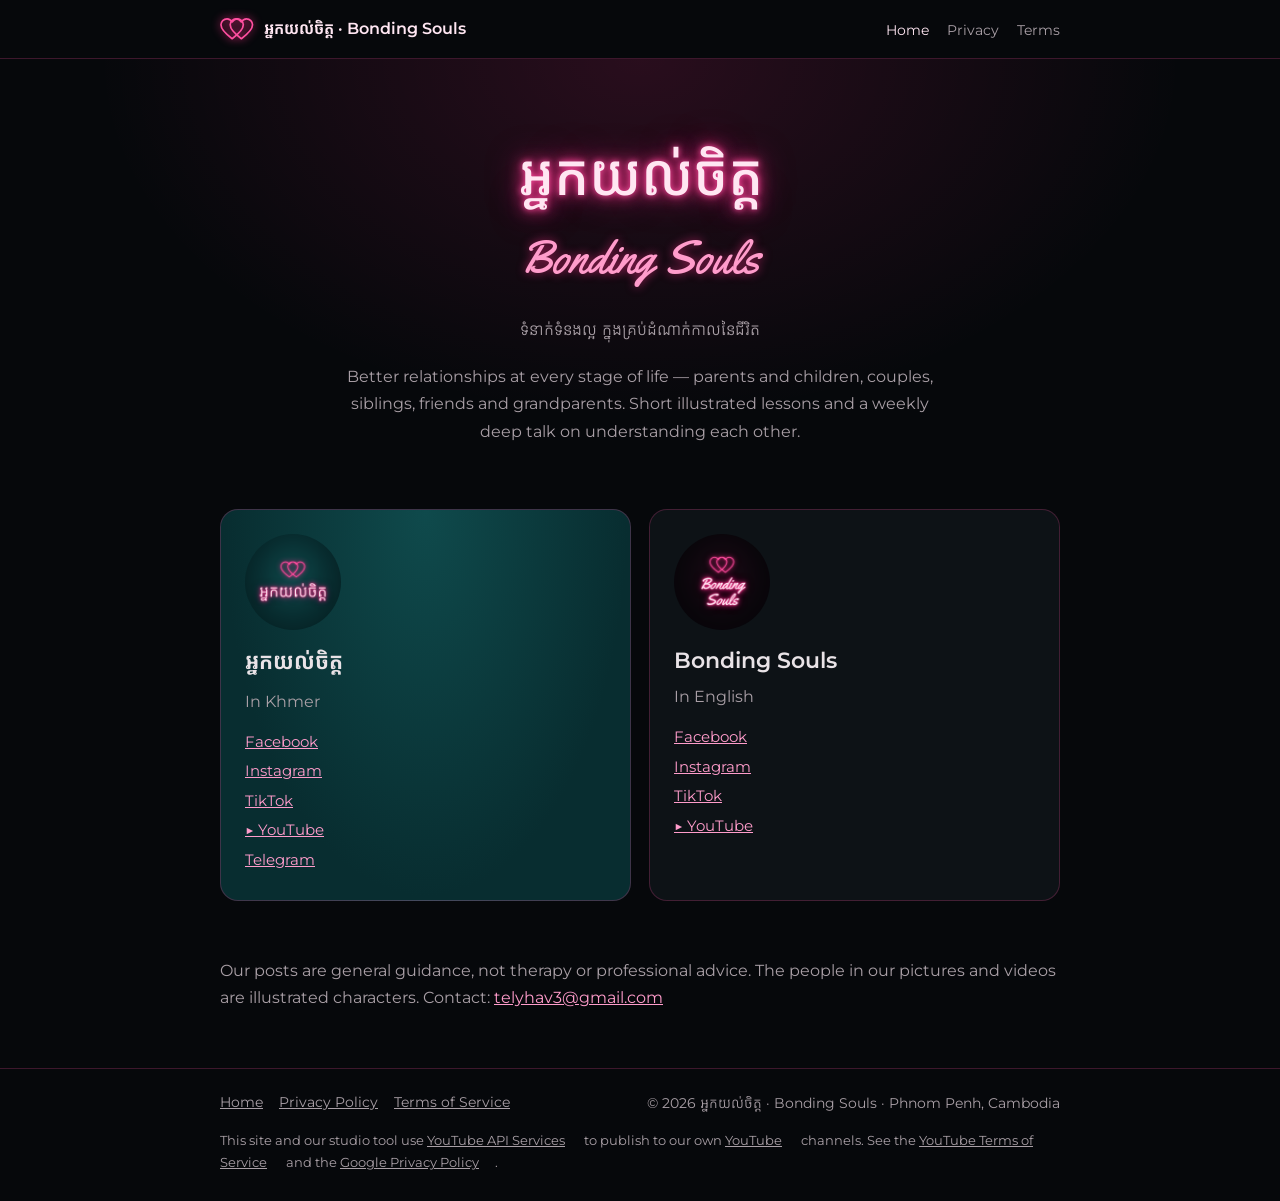
<file: index.html>
<!doctype html>
<html lang="en">
<head>
<meta charset="utf-8">
<meta name="viewport" content="width=device-width,initial-scale=1">
<title>អ្នកយល់ចិត្ត · Bonding Souls</title>
<meta name="description" content="Better relationships at every stage of life — in Khmer and English.">
<link rel="icon" href="img/favicon.png">
<link rel="preconnect" href="https://fonts.googleapis.com"><link rel="preconnect" href="https://fonts.gstatic.com" crossorigin>
<link rel="stylesheet" href="https://fonts.googleapis.com/css2?family=Kantumruy+Pro:wght@300;400;600&family=Montserrat:wght@300;400;600&family=Yellowtail&display=swap">
<link rel="stylesheet" href="style.css">
</head>
<body>
<header class="top"><div class="wrap"><a class="brand" href=""><svg width="34" height="24" viewBox="0 0 140 96" aria-hidden="true"><path d="M50 88 C20 66 4 48 4 31 C4 17 15 6 29 6 C38 6 45 11 50 19 C55 11 62 6 71 6 C85 6 96 17 96 31 C96 48 80 66 50 88 Z" fill="none" stroke="#FF4FA0" stroke-width="7" stroke-linejoin="round"/><path d="M88 88 C58 66 42 48 42 31 C42 17 53 6 67 6 C76 6 83 11 88 19 C93 11 100 6 109 6 C123 6 134 17 134 31 C134 48 118 66 88 88 Z" fill="none" stroke="#FF4FA0" stroke-width="7" stroke-linejoin="round"/></svg><span><span class="km" lang="km">អ្នកយល់ចិត្ត</span> · Bonding Souls</span></a>
<nav><a href="" aria-current="page">Home</a><a href="privacy/">Privacy</a><a href="terms/">Terms</a></nav></div></header>
<section class="hero"><div class="wrap">
<h1 class="neon km" lang="km">អ្នកយល់ចិត្ត</h1>
<div class="script">Bonding Souls</div>
<p lang="km" class="km">ទំនាក់ទំនងល្អ ក្នុងគ្រប់ដំណាក់កាលនៃជីវិត</p>
<p>Better relationships at every stage of life — parents and children, couples, siblings, friends and grandparents. Short illustrated lessons and a weekly deep talk on understanding each other.</p>
</div></section>
<main class="wrap">
<div class="channels">
<div class="ch kh"><img src="img/neakyolchet.png" alt="អ្នកយល់ចិត្ត logo"><h2 class="km" lang="km">អ្នកយល់ចិត្ត</h2><p style="margin:4px 0 0;color:var(--muted)">In Khmer</p>
<ul><li><a href="https://www.facebook.com/yolchetknea/">Facebook</a></li><li><a href="https://www.instagram.com/neakyolchet/">Instagram</a></li><li><a href="https://www.tiktok.com/@neakyolchet">TikTok</a></li><li><a href="https://www.youtube.com/@neakyolchet">▶ YouTube</a></li><li><a href="https://t.me/neakyolchet">Telegram</a></li></ul></div>
<div class="ch"><img src="img/bondingsouls.png" alt="Bonding Souls logo"><h2>Bonding Souls</h2><p style="margin:4px 0 0;color:var(--muted)">In English</p>
<ul><li><a href="https://www.facebook.com/bondingsouls/">Facebook</a></li><li><a href="https://www.instagram.com/bonding_souls_forever/">Instagram</a></li><li><a href="https://www.tiktok.com/@bonding_souls">TikTok</a></li><li><a href="https://www.youtube.com/@bondingsoulsforever">▶ YouTube</a></li></ul></div>
</div>
<p style="color:var(--muted);margin:0 0 56px">Our posts are general guidance, not therapy or professional advice. The people in our pictures and videos are illustrated characters. Contact: <a href="mailto:telyhav3@gmail.com">telyhav3@gmail.com</a></p>
</main>
<footer><div class="wrap"><div><a href="">Home</a><a href="privacy/">Privacy Policy</a><a href="terms/">Terms of Service</a></div><div style="width:100%;order:3;font-size:13px">This site and our studio tool use <a href="https://www.youtube.com/t/terms">YouTube API Services</a> to publish to our own <a href="https://www.youtube.com/@neakyolchet">YouTube</a> channels. See the <a href="https://www.youtube.com/t/terms">YouTube Terms of Service</a> and the <a href="https://policies.google.com/privacy">Google Privacy Policy</a>.</div><div>© 2026 <span lang="km">អ្នកយល់ចិត្ត</span> · Bonding Souls · Phnom Penh, Cambodia</div></div></footer>
</body>
</html>
</file>
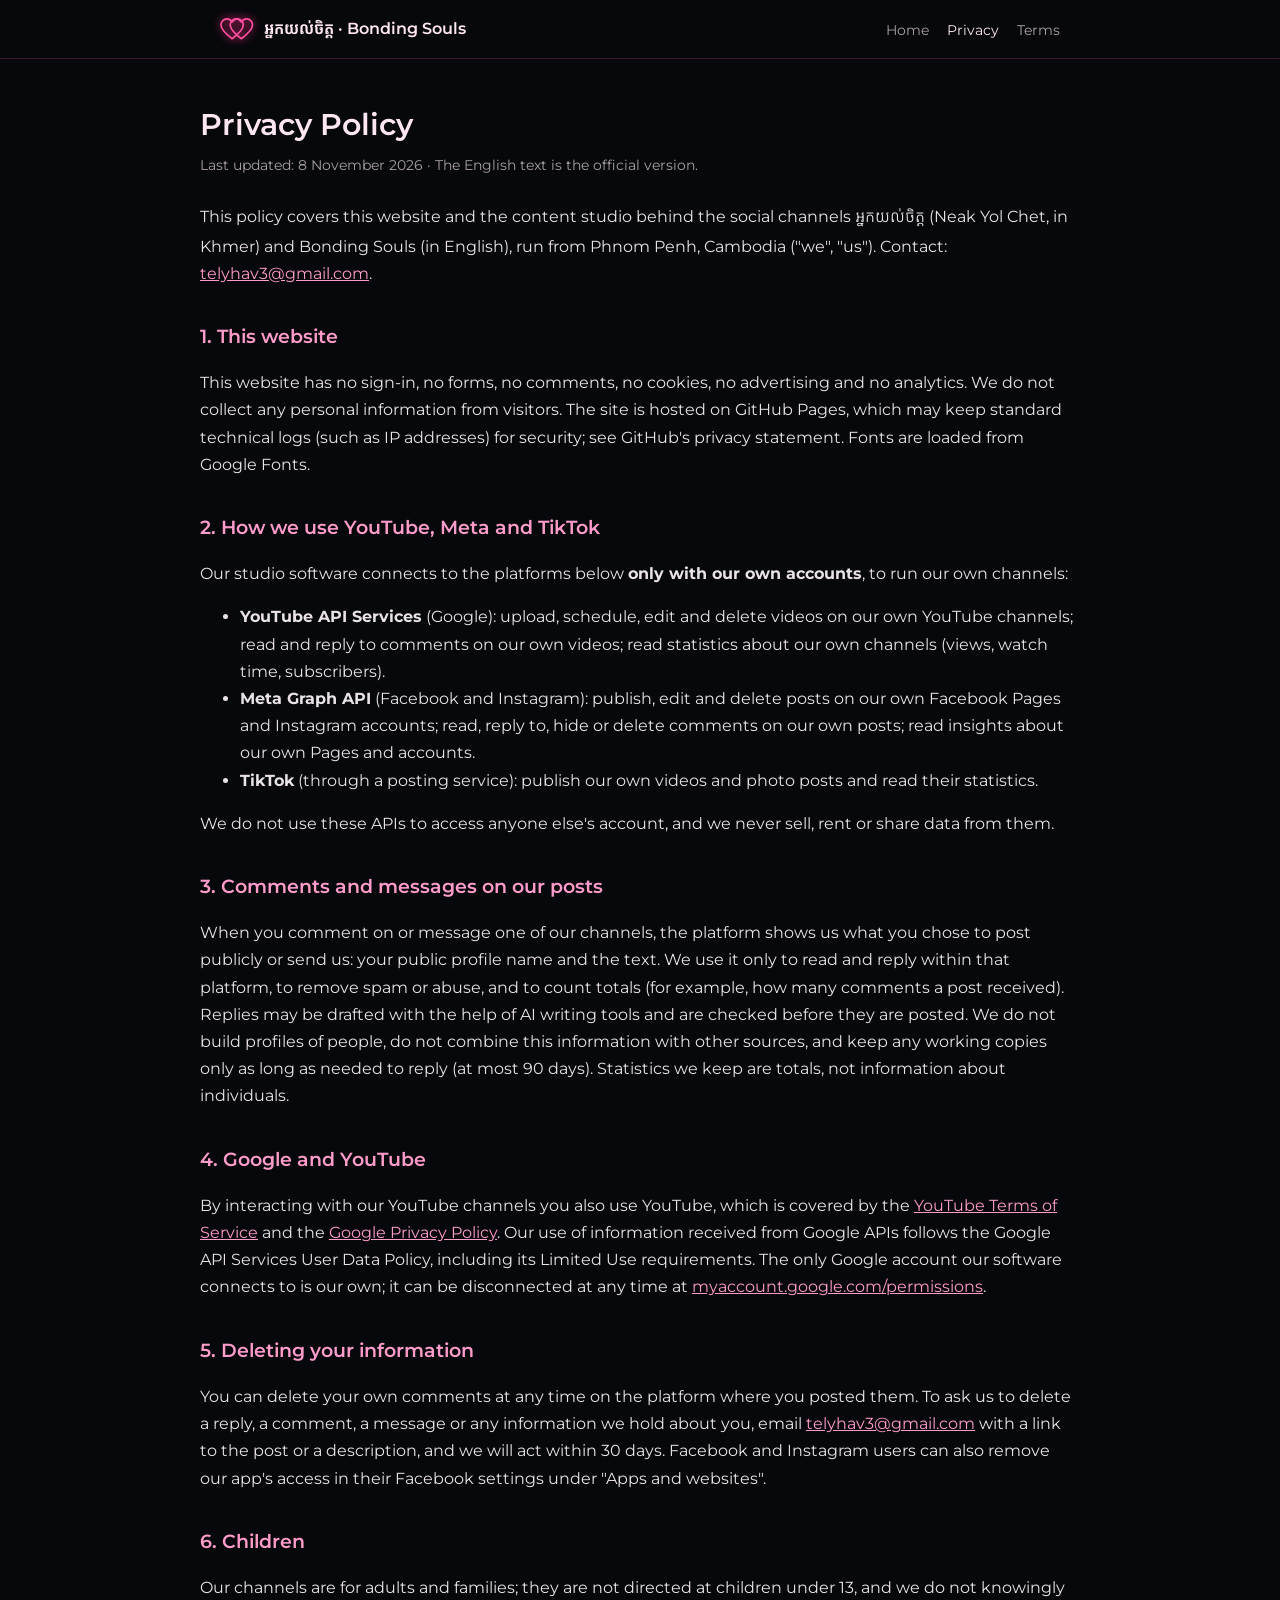
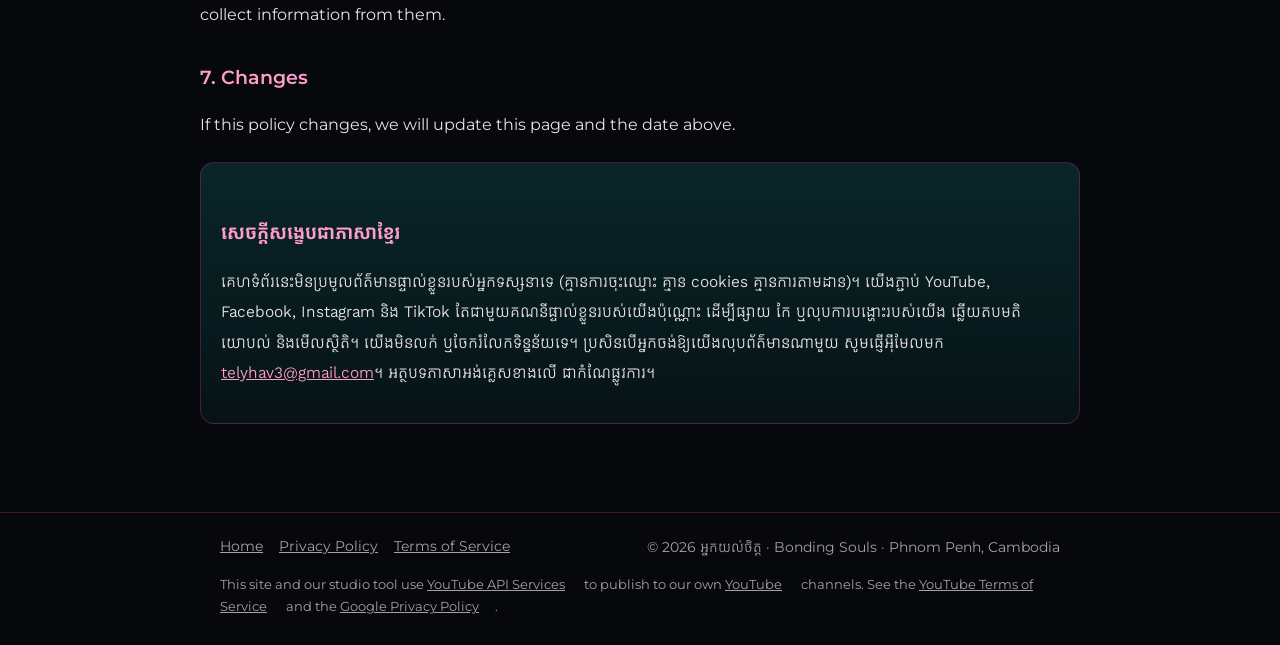
<file: privacy/index.html>
<!doctype html>
<html lang="en">
<head>
<meta charset="utf-8">
<meta name="viewport" content="width=device-width,initial-scale=1">
<title>Privacy Policy · អ្នកយល់ចិត្ត · Bonding Souls</title>
<meta name="description" content="Privacy Policy for អ្នកយល់ចិត្ត and Bonding Souls.">
<link rel="icon" href="../img/favicon.png">
<link rel="preconnect" href="https://fonts.googleapis.com"><link rel="preconnect" href="https://fonts.gstatic.com" crossorigin>
<link rel="stylesheet" href="https://fonts.googleapis.com/css2?family=Kantumruy+Pro:wght@300;400;600&family=Montserrat:wght@300;400;600&family=Yellowtail&display=swap">
<link rel="stylesheet" href="../style.css">
</head>
<body>
<header class="top"><div class="wrap"><a class="brand" href="../"><svg width="34" height="24" viewBox="0 0 140 96" aria-hidden="true"><path d="M50 88 C20 66 4 48 4 31 C4 17 15 6 29 6 C38 6 45 11 50 19 C55 11 62 6 71 6 C85 6 96 17 96 31 C96 48 80 66 50 88 Z" fill="none" stroke="#FF4FA0" stroke-width="7" stroke-linejoin="round"/><path d="M88 88 C58 66 42 48 42 31 C42 17 53 6 67 6 C76 6 83 11 88 19 C93 11 100 6 109 6 C123 6 134 17 134 31 C134 48 118 66 88 88 Z" fill="none" stroke="#FF4FA0" stroke-width="7" stroke-linejoin="round"/></svg><span><span class="km" lang="km">អ្នកយល់ចិត្ត</span> · Bonding Souls</span></a>
<nav><a href="../">Home</a><a href="../privacy/" aria-current="page">Privacy</a><a href="../terms/">Terms</a></nav></div></header>
<main class="wrap doc">
<h1>Privacy Policy</h1>
<p class="updated">Last updated: 8 November 2026 · The English text is the official version.</p>
<p>This policy covers this website and the content studio behind the social channels <span lang="km">អ្នកយល់ចិត្ត</span> (Neak Yol Chet, in Khmer) and Bonding Souls (in English), run from Phnom Penh, Cambodia ("we", "us"). Contact: <a href="mailto:telyhav3@gmail.com">telyhav3@gmail.com</a>.</p>

<h2>1. This website</h2>
<p>This website has no sign-in, no forms, no comments, no cookies, no advertising and no analytics. We do not collect any personal information from visitors. The site is hosted on GitHub Pages, which may keep standard technical logs (such as IP addresses) for security; see GitHub's privacy statement. Fonts are loaded from Google Fonts.</p>

<h2>2. How we use YouTube, Meta and TikTok</h2>
<p>Our studio software connects to the platforms below <strong>only with our own accounts</strong>, to run our own channels:</p>
<ul>
<li><strong>YouTube API Services</strong> (Google): upload, schedule, edit and delete videos on our own YouTube channels; read and reply to comments on our own videos; read statistics about our own channels (views, watch time, subscribers).</li>
<li><strong>Meta Graph API</strong> (Facebook and Instagram): publish, edit and delete posts on our own Facebook Pages and Instagram accounts; read, reply to, hide or delete comments on our own posts; read insights about our own Pages and accounts.</li>
<li><strong>TikTok</strong> (through a posting service): publish our own videos and photo posts and read their statistics.</li>
</ul>
<p>We do not use these APIs to access anyone else's account, and we never sell, rent or share data from them.</p>

<h2>3. Comments and messages on our posts</h2>
<p>When you comment on or message one of our channels, the platform shows us what you chose to post publicly or send us: your public profile name and the text. We use it only to read and reply within that platform, to remove spam or abuse, and to count totals (for example, how many comments a post received). Replies may be drafted with the help of AI writing tools and are checked before they are posted. We do not build profiles of people, do not combine this information with other sources, and keep any working copies only as long as needed to reply (at most 90 days). Statistics we keep are totals, not information about individuals.</p>

<h2>4. Google and YouTube</h2>
<p>By interacting with our YouTube channels you also use YouTube, which is covered by the <a href="https://www.youtube.com/t/terms">YouTube Terms of Service</a> and the <a href="https://policies.google.com/privacy">Google Privacy Policy</a>. Our use of information received from Google APIs follows the Google API Services User Data Policy, including its Limited Use requirements. The only Google account our software connects to is our own; it can be disconnected at any time at <a href="https://myaccount.google.com/permissions">myaccount.google.com/permissions</a>.</p>

<h2 id="data-deletion">5. Deleting your information</h2>
<p>You can delete your own comments at any time on the platform where you posted them. To ask us to delete a reply, a comment, a message or any information we hold about you, email <a href="mailto:telyhav3@gmail.com">telyhav3@gmail.com</a> with a link to the post or a description, and we will act within 30 days. Facebook and Instagram users can also remove our app's access in their Facebook settings under "Apps and websites".</p>

<h2>6. Children</h2>
<p>Our channels are for adults and families; they are not directed at children under 13, and we do not knowingly collect information from them.</p>

<h2>7. Changes</h2>
<p>If this policy changes, we will update this page and the date above.</p>

<div class="km-box km" lang="km">
<h2>សេចក្តីសង្ខេបជាភាសាខ្មែរ</h2>
<p>គេហទំព័រនេះមិនប្រមូលព័ត៌មានផ្ទាល់ខ្លួនរបស់អ្នកទស្សនាទេ (គ្មានការចុះឈ្មោះ គ្មាន cookies គ្មានការតាមដាន)។ យើងភ្ជាប់ YouTube, Facebook, Instagram និង TikTok តែជាមួយគណនីផ្ទាល់ខ្លួនរបស់យើងប៉ុណ្ណោះ ដើម្បីផ្សាយ កែ ឬលុបការបង្ហោះរបស់យើង ឆ្លើយតបមតិយោបល់ និងមើលស្ថិតិ។ យើងមិនលក់ ឬចែករំលែកទិន្នន័យទេ។ ប្រសិនបើអ្នកចង់ឱ្យយើងលុបព័ត៌មានណាមួយ សូមផ្ញើអ៊ីមែលមក <a href="mailto:telyhav3@gmail.com">telyhav3@gmail.com</a>។ អត្ថបទភាសាអង់គ្លេសខាងលើ ជាកំណែផ្លូវការ។</p>
</div>
</main>
<footer><div class="wrap"><div><a href="../">Home</a><a href="../privacy/">Privacy Policy</a><a href="../terms/">Terms of Service</a></div><div style="width:100%;order:3;font-size:13px">This site and our studio tool use <a href="https://www.youtube.com/t/terms">YouTube API Services</a> to publish to our own <a href="https://www.youtube.com/@neakyolchet">YouTube</a> channels. See the <a href="https://www.youtube.com/t/terms">YouTube Terms of Service</a> and the <a href="https://policies.google.com/privacy">Google Privacy Policy</a>.</div><div>© 2026 <span lang="km">អ្នកយល់ចិត្ត</span> · Bonding Souls · Phnom Penh, Cambodia</div></div></footer>
</body>
</html>
</file>
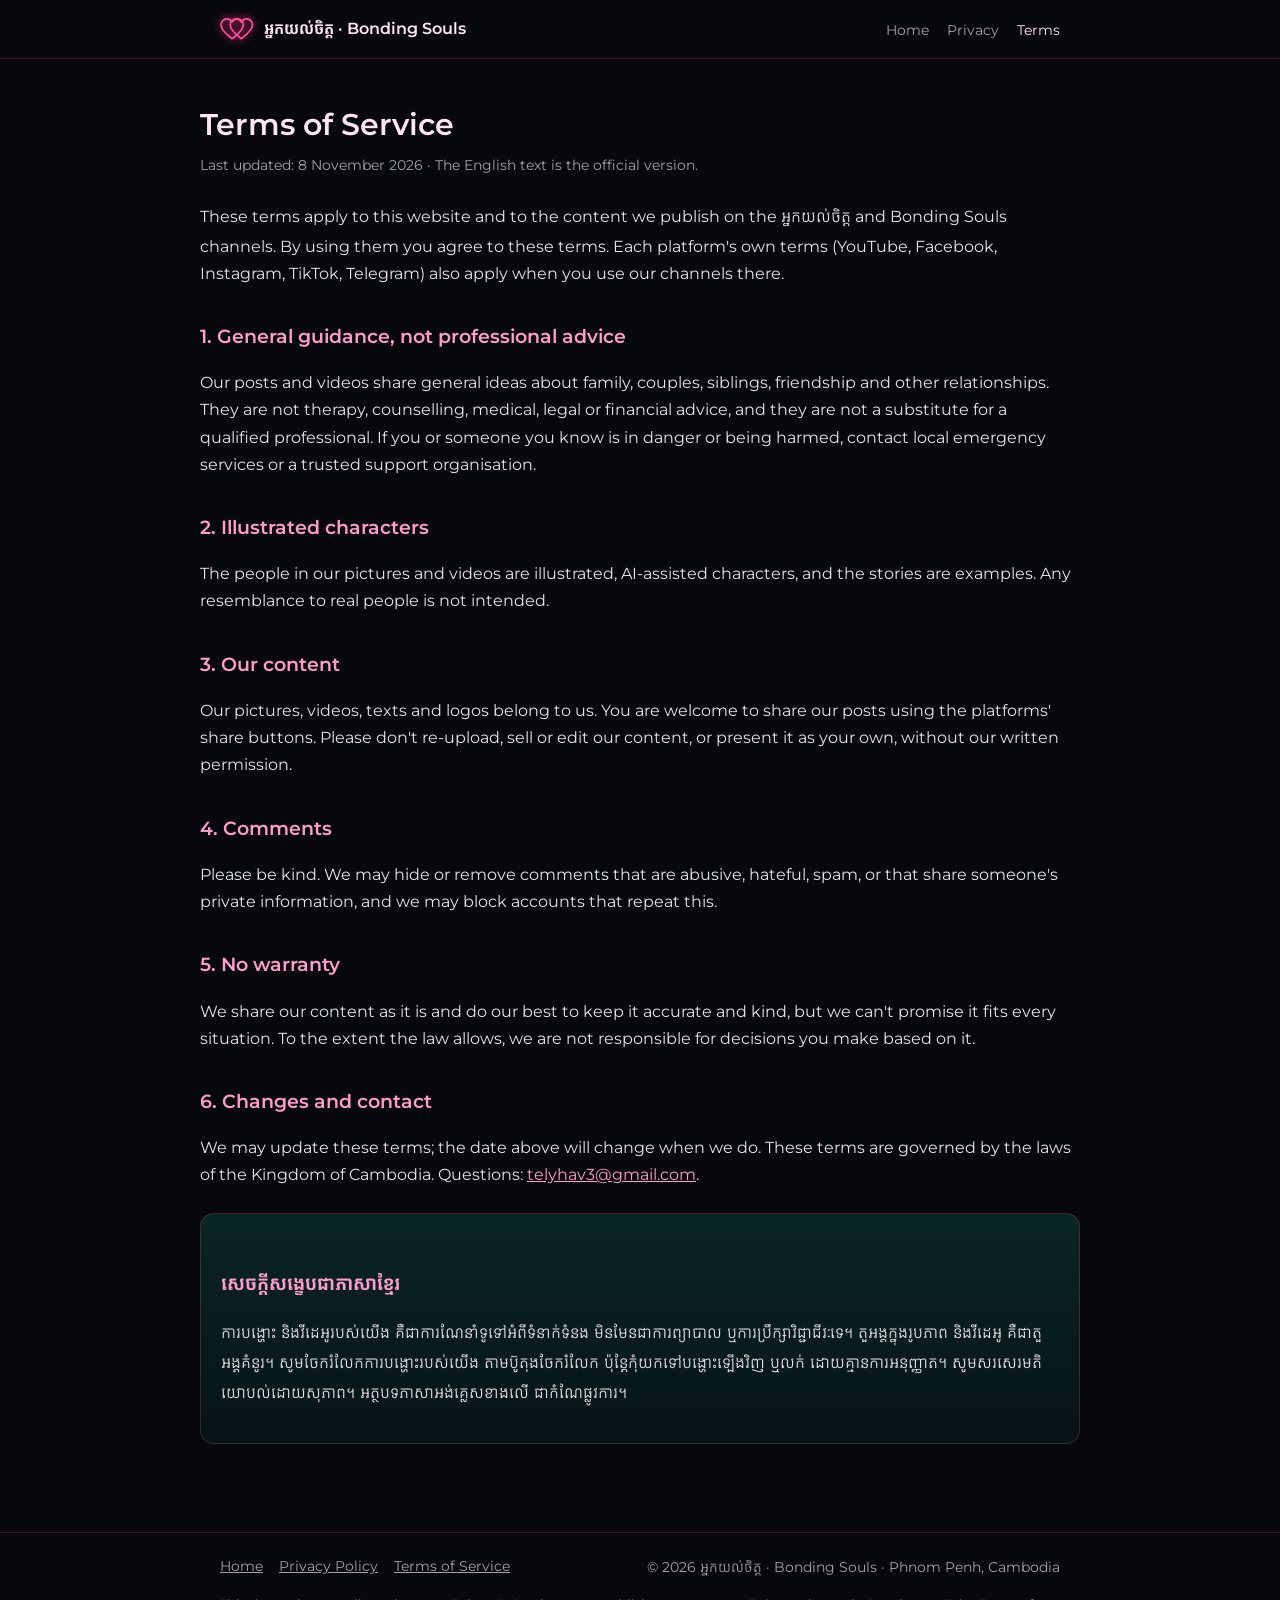
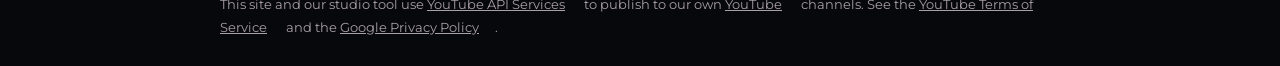
<file: terms/index.html>
<!doctype html>
<html lang="en">
<head>
<meta charset="utf-8">
<meta name="viewport" content="width=device-width,initial-scale=1">
<title>Terms of Service · អ្នកយល់ចិត្ត · Bonding Souls</title>
<meta name="description" content="Terms of Service for អ្នកយល់ចិត្ត and Bonding Souls.">
<link rel="icon" href="../img/favicon.png">
<link rel="preconnect" href="https://fonts.googleapis.com"><link rel="preconnect" href="https://fonts.gstatic.com" crossorigin>
<link rel="stylesheet" href="https://fonts.googleapis.com/css2?family=Kantumruy+Pro:wght@300;400;600&family=Montserrat:wght@300;400;600&family=Yellowtail&display=swap">
<link rel="stylesheet" href="../style.css">
</head>
<body>
<header class="top"><div class="wrap"><a class="brand" href="../"><svg width="34" height="24" viewBox="0 0 140 96" aria-hidden="true"><path d="M50 88 C20 66 4 48 4 31 C4 17 15 6 29 6 C38 6 45 11 50 19 C55 11 62 6 71 6 C85 6 96 17 96 31 C96 48 80 66 50 88 Z" fill="none" stroke="#FF4FA0" stroke-width="7" stroke-linejoin="round"/><path d="M88 88 C58 66 42 48 42 31 C42 17 53 6 67 6 C76 6 83 11 88 19 C93 11 100 6 109 6 C123 6 134 17 134 31 C134 48 118 66 88 88 Z" fill="none" stroke="#FF4FA0" stroke-width="7" stroke-linejoin="round"/></svg><span><span class="km" lang="km">អ្នកយល់ចិត្ត</span> · Bonding Souls</span></a>
<nav><a href="../">Home</a><a href="../privacy/">Privacy</a><a href="../terms/" aria-current="page">Terms</a></nav></div></header>
<main class="wrap doc">
<h1>Terms of Service</h1>
<p class="updated">Last updated: 8 November 2026 · The English text is the official version.</p>
<p>These terms apply to this website and to the content we publish on the <span lang="km">អ្នកយល់ចិត្ត</span> and Bonding Souls channels. By using them you agree to these terms. Each platform's own terms (YouTube, Facebook, Instagram, TikTok, Telegram) also apply when you use our channels there.</p>

<h2>1. General guidance, not professional advice</h2>
<p>Our posts and videos share general ideas about family, couples, siblings, friendship and other relationships. They are not therapy, counselling, medical, legal or financial advice, and they are not a substitute for a qualified professional. If you or someone you know is in danger or being harmed, contact local emergency services or a trusted support organisation.</p>

<h2>2. Illustrated characters</h2>
<p>The people in our pictures and videos are illustrated, AI-assisted characters, and the stories are examples. Any resemblance to real people is not intended.</p>

<h2>3. Our content</h2>
<p>Our pictures, videos, texts and logos belong to us. You are welcome to share our posts using the platforms' share buttons. Please don't re-upload, sell or edit our content, or present it as your own, without our written permission.</p>

<h2>4. Comments</h2>
<p>Please be kind. We may hide or remove comments that are abusive, hateful, spam, or that share someone's private information, and we may block accounts that repeat this.</p>

<h2>5. No warranty</h2>
<p>We share our content as it is and do our best to keep it accurate and kind, but we can't promise it fits every situation. To the extent the law allows, we are not responsible for decisions you make based on it.</p>

<h2>6. Changes and contact</h2>
<p>We may update these terms; the date above will change when we do. These terms are governed by the laws of the Kingdom of Cambodia. Questions: <a href="mailto:telyhav3@gmail.com">telyhav3@gmail.com</a>.</p>

<div class="km-box km" lang="km">
<h2>សេចក្តីសង្ខេបជាភាសាខ្មែរ</h2>
<p>ការបង្ហោះ និងវីដេអូរបស់យើង គឺជាការណែនាំទូទៅអំពីទំនាក់ទំនង មិនមែនជាការព្យាបាល ឬការប្រឹក្សាវិជ្ជាជីវៈទេ។ តួអង្គក្នុងរូបភាព និងវីដេអូ គឺជាតួអង្គគំនូរ។ សូមចែករំលែកការបង្ហោះរបស់យើង តាមប៊ូតុងចែករំលែក ប៉ុន្តែកុំយកទៅបង្ហោះឡើងវិញ ឬលក់ ដោយគ្មានការអនុញ្ញាត។ សូមសរសេរមតិយោបល់ដោយសុភាព។ អត្ថបទភាសាអង់គ្លេសខាងលើ ជាកំណែផ្លូវការ។</p>
</div>
</main>
<footer><div class="wrap"><div><a href="../">Home</a><a href="../privacy/">Privacy Policy</a><a href="../terms/">Terms of Service</a></div><div style="width:100%;order:3;font-size:13px">This site and our studio tool use <a href="https://www.youtube.com/t/terms">YouTube API Services</a> to publish to our own <a href="https://www.youtube.com/@neakyolchet">YouTube</a> channels. See the <a href="https://www.youtube.com/t/terms">YouTube Terms of Service</a> and the <a href="https://policies.google.com/privacy">Google Privacy Policy</a>.</div><div>© 2026 <span lang="km">អ្នកយល់ចិត្ត</span> · Bonding Souls · Phnom Penh, Cambodia</div></div></footer>
</body>
</html>
</file>
<file: style.css>
:root{
  --bg:#06080b; --card:#0d1216; --line:rgba(255,79,160,.22);
  --pink:#FF4FA0; --pink-soft:#FF9CCB; --glow:#FFE6F2; --text:#E9E3E7; --muted:#A99FA6;
  --teal:#0F4A4C; --teal-deep:#082D30;
}
*{box-sizing:border-box}
html,body{margin:0}
body{background:var(--bg);color:var(--text);font-family:Montserrat,"Kantumruy Pro",system-ui,sans-serif;font-size:16px;line-height:1.7}
:lang(km),.km{font-family:"Kantumruy Pro",sans-serif;line-height:1.9}
a{color:var(--pink-soft)}
a:hover{color:var(--glow)}
.wrap{max-width:880px;margin:0 auto;padding:0 20px}
header.top{border-bottom:1px solid var(--line)}
header.top .wrap{display:flex;align-items:center;justify-content:space-between;gap:16px;padding-top:14px;padding-bottom:14px;flex-wrap:wrap}
.brand{display:flex;align-items:center;gap:10px;text-decoration:none;color:var(--glow);font-weight:600}
.brand svg{filter:drop-shadow(0 0 4px #FF2E8A)}
nav a{margin-left:18px;text-decoration:none;font-size:14px;color:var(--muted)}
nav a:hover,nav a[aria-current]{color:var(--glow)}
.hero{text-align:center;padding:64px 0 36px;background:radial-gradient(ellipse at 50% 0%,rgba(255,46,138,.14),transparent 60%)}
.neon{color:var(--glow);text-shadow:0 0 6px #FF4FA0,0 0 16px #FF2E8A,0 0 34px rgba(255,46,138,.6)}
.hero h1{margin:.2em 0 0;font-weight:500;font-size:clamp(34px,7vw,56px);line-height:1.5}
.hero .script{font-family:Yellowtail,cursive;font-size:clamp(30px,6vw,46px);color:var(--pink-soft);text-shadow:0 0 10px rgba(255,46,138,.6)}
.hero p{color:var(--muted);max-width:620px;margin:18px auto 0}
.channels{display:grid;grid-template-columns:repeat(auto-fit,minmax(280px,1fr));gap:18px;margin:28px 0 56px}
.ch{border:1px solid var(--line);border-radius:18px;padding:24px;background:var(--card)}
.ch.kh{background:radial-gradient(ellipse at 50% 0%,var(--teal),var(--teal-deep) 70%)}
.ch img{width:96px;height:96px;border-radius:50%;display:block;margin-bottom:12px}
.ch h2{margin:0;font-weight:600;font-size:22px}
.ch ul{list-style:none;padding:0;margin:14px 0 0}
.ch li{margin:4px 0;font-size:15px}
main.doc{padding:40px 0 64px}
main.doc h1{font-weight:600;font-size:30px;margin:0 0 4px;color:var(--glow)}
main.doc h2{font-size:19px;margin:34px 0 6px;color:var(--pink-soft);font-weight:600}
main.doc .updated{color:var(--muted);font-size:14px;margin:0 0 24px}
.km-box{border:1px solid var(--line);border-radius:14px;padding:18px 20px;margin:24px 0;background:linear-gradient(180deg,rgba(15,74,76,.45),rgba(8,45,48,.3))}
.km-box h2{margin-top:0}
footer{border-top:1px solid var(--line);color:var(--muted);font-size:14px}
footer .wrap{padding-top:22px;padding-bottom:28px;display:flex;justify-content:space-between;gap:12px;flex-wrap:wrap}
footer a{color:var(--muted);margin-right:16px}
@media (max-width:520px){nav a{margin-left:12px}}
</file>
